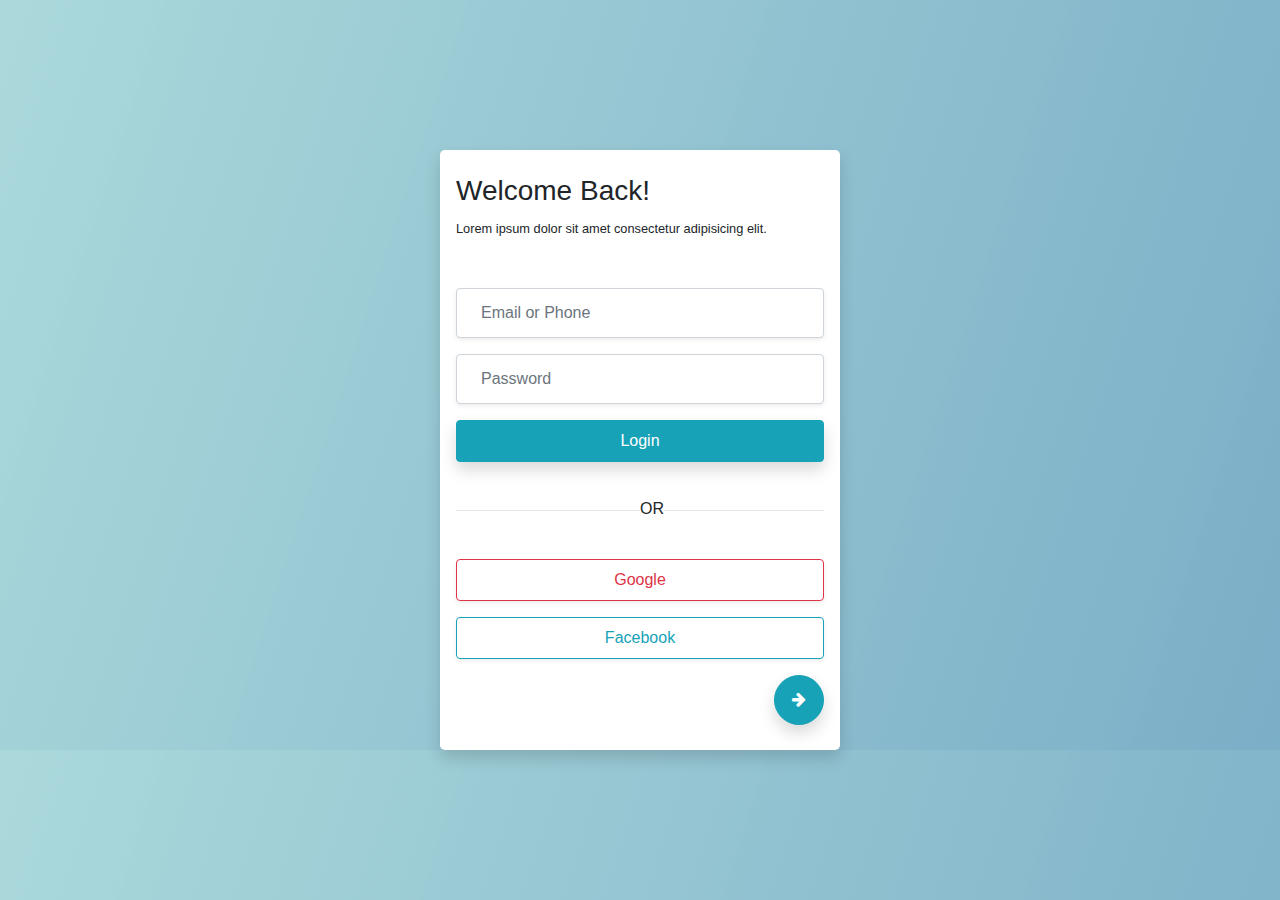
<file: pages/login.html>
<!DOCTYPE html>
<html lang="en">
<head>
    <meta charset="UTF-8">
    <meta http-equiv="X-UA-Compatible" content="IE=edge">
    <meta name="viewport" content="width=device-width, initial-scale=1.0">
    <title>Login</title>
       <!-- Bootstrap CSS -->
       <link rel="stylesheet" href="https://stackpath.bootstrapcdn.com/bootstrap/4.4.1/css/bootstrap.min.css" integrity="sha384-Vkoo8x4CGsO3+Hhxv8T/Q5PaXtkKtu6ug5TOeNV6gBiFeWPGFN9MuhOf23Q9Ifjh" crossorigin="anonymous">
       <link rel="stylesheet" href="https://cdnjs.cloudflare.com/ajax/libs/font-awesome/4.7.0/css/font-awesome.min.css" integrity="sha256-eZrrJcwDc/3uDhsdt61sL2oOBY362qM3lon1gyExkL0=" crossorigin="anonymous" />
     <link rel="stylesheet" href="../src/css/login.css">
</head>
<body>
     
  <div class="text-center">
   <form class=" wraperbody bg-white p-3 text-justify shadow rounded-lg">
       <!-- header start -->
    <div class="header mb-5 pt-2">
        <h3>Welcome Back!</h3>
        <small>Lorem ipsum dolor sit amet consectetur adipisicing elit. </small>
    </div>
       <!-- header end -->

       <!-- input start -->
    <div class="input">
        <input class="mt-3 shadow-sm form-control p-4" type="text" placeholder="Email or Phone">
        <input class="mt-3 shadow-sm form-control p-4" type="password" placeholder="Password"> 
        <button type="button" class="button shadow w-100 p-2 btn mt-3   btn-info">Login</button>
    </div>
       <!-- input end -->

       <!-- divider start -->
       <div class="divider my-5 text-center">
           <hr>
           <span class="or bg-white">OR</span>
       </div>
       <!-- divider end -->

       <!-- google login -->
       <div class="google mt-4">
        
        <button type="button" class="button shadow-sm w-100 p-2 btn   btn-outline-danger ">Google</button>
        <button type="button" class="button shadow-sm w-100 p-2 btn mt-3  btn-outline-info ">Facebook</button>
    </div>

    <!-- back btn -->
  <div class=" text-right mt-3">
    <button onclick="backbtn()" type="button" class="btn btn-white shadow backbtn  back btn-info  rounded-pill">
        <i class="fa fa-arrow-right" aria-hidden="true"></i>
    </button>
  </div>
   </form>
  </div>
    
  <!-- internal JS -->
  <script>
    function  backbtn(){
       location.href="/"
    }
  </script>

    <!-- Optional JavaScript -->
    <!-- jQuery first, then Popper.js, then Bootstrap JS -->
    <script src="https://code.jquery.com/jquery-3.4.1.slim.min.js" integrity="sha384-J6qa4849blE2+poT4WnyKhv5vZF5SrPo0iEjwBvKU7imGFAV0wwj1yYfoRSJoZ+n" crossorigin="anonymous"></script>
    <script src="https://cdn.jsdelivr.net/npm/popper.js@1.16.0/dist/umd/popper.min.js" integrity="sha384-Q6E9RHvbIyZFJoft+2mJbHaEWldlvI9IOYy5n3zV9zzTtmI3UksdQRVvoxMfooAo" crossorigin="anonymous"></script>
    <script src="https://stackpath.bootstrapcdn.com/bootstrap/4.4.1/js/bootstrap.min.js" integrity="sha384-wfSDF2E50Y2D1uUdj0O3uMBJnjuUD4Ih7YwaYd1iqfktj0Uod8GCExl3Og8ifwB6" crossorigin="anonymous"></script>
  
</body>
</html>
</file>
<file: src/css/login.css>
body{
    background: rgb(25,145,203);
    background: linear-gradient(288deg, rgba(25,145,203,0.9948354341736695) 0%, rgba(123,174,199,0.9948354341736695) 0%, rgba(168,215,218,0.9780287114845938) 99%);
   text-align: center;
}

.wraperbody{  
    /* position: absolute; */
    display: inline-block;
    margin-top: 150px;
    width: 400px ;
    height: 600px ; 
}
 .or{
     position: absolute;
     margin-top: -30px;
 }

    .backbtn{
        width: 50px;
        height: 50px;
    }
</file>
